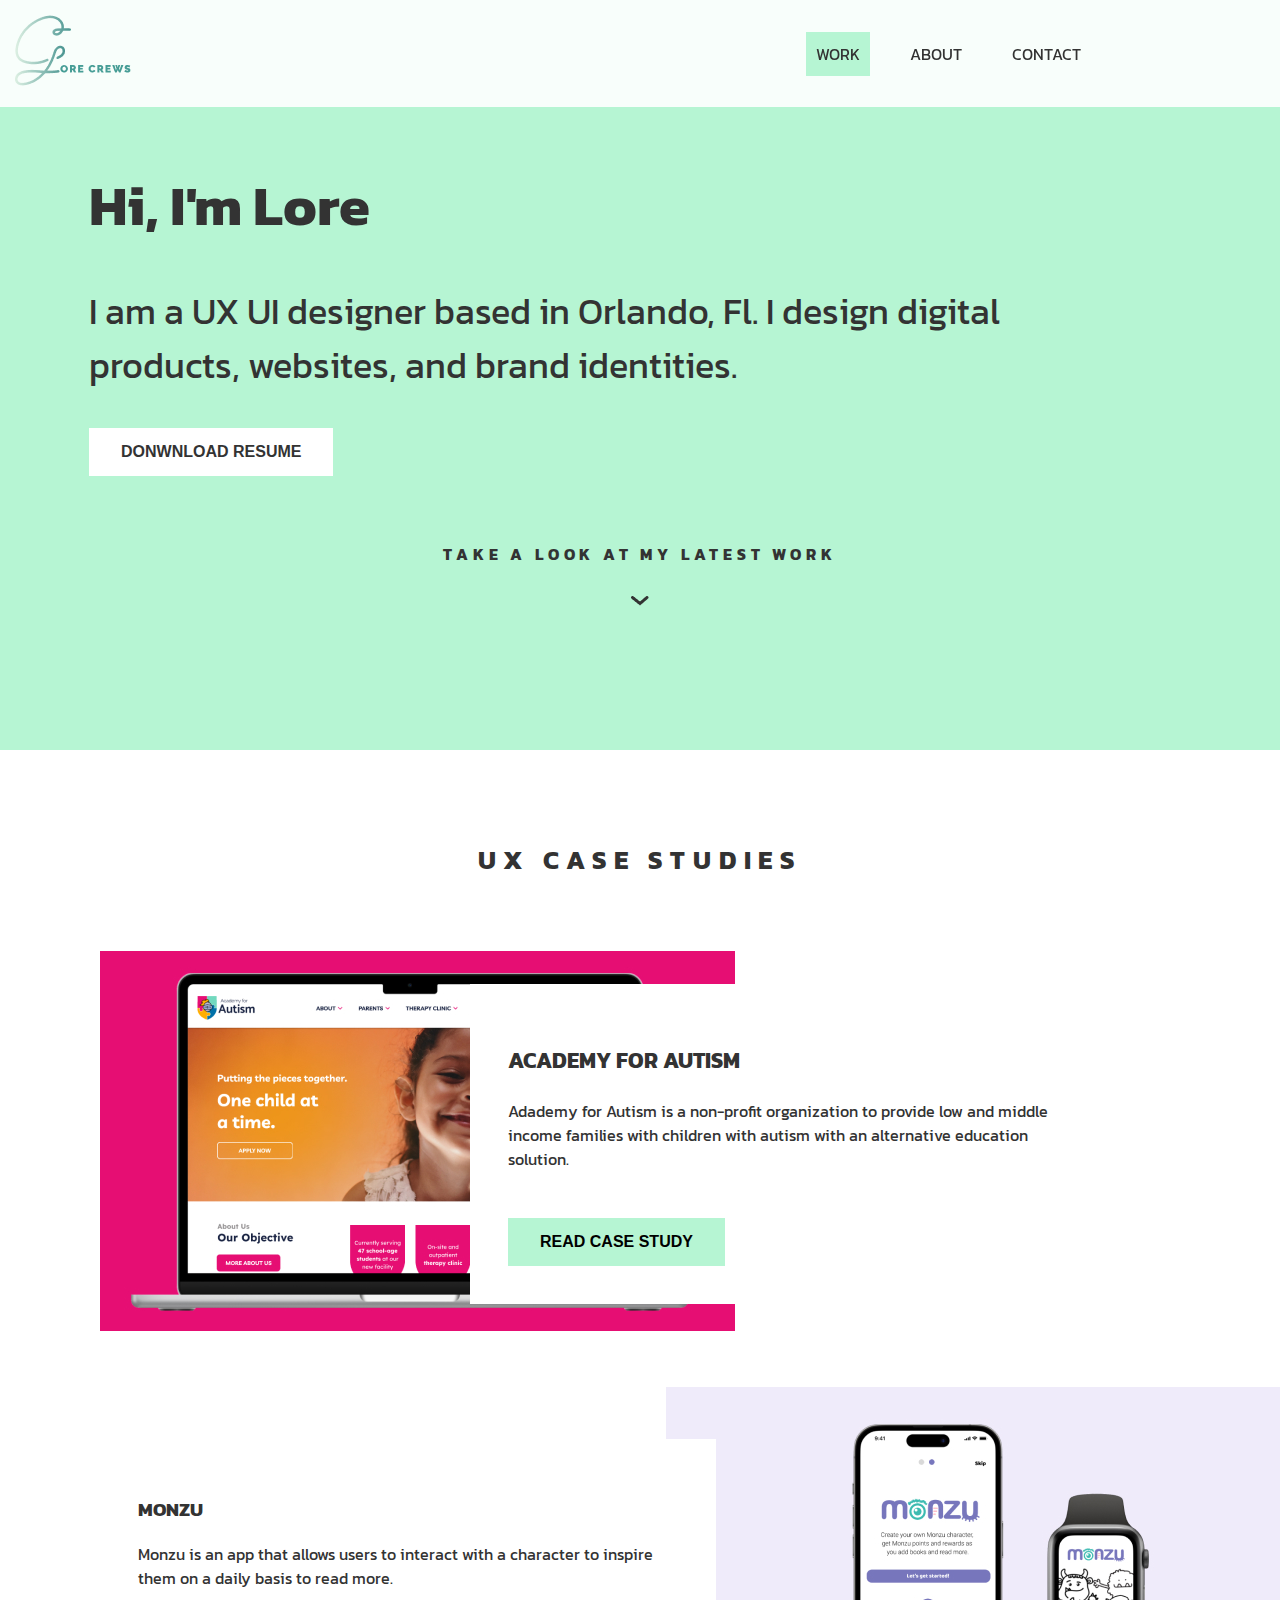
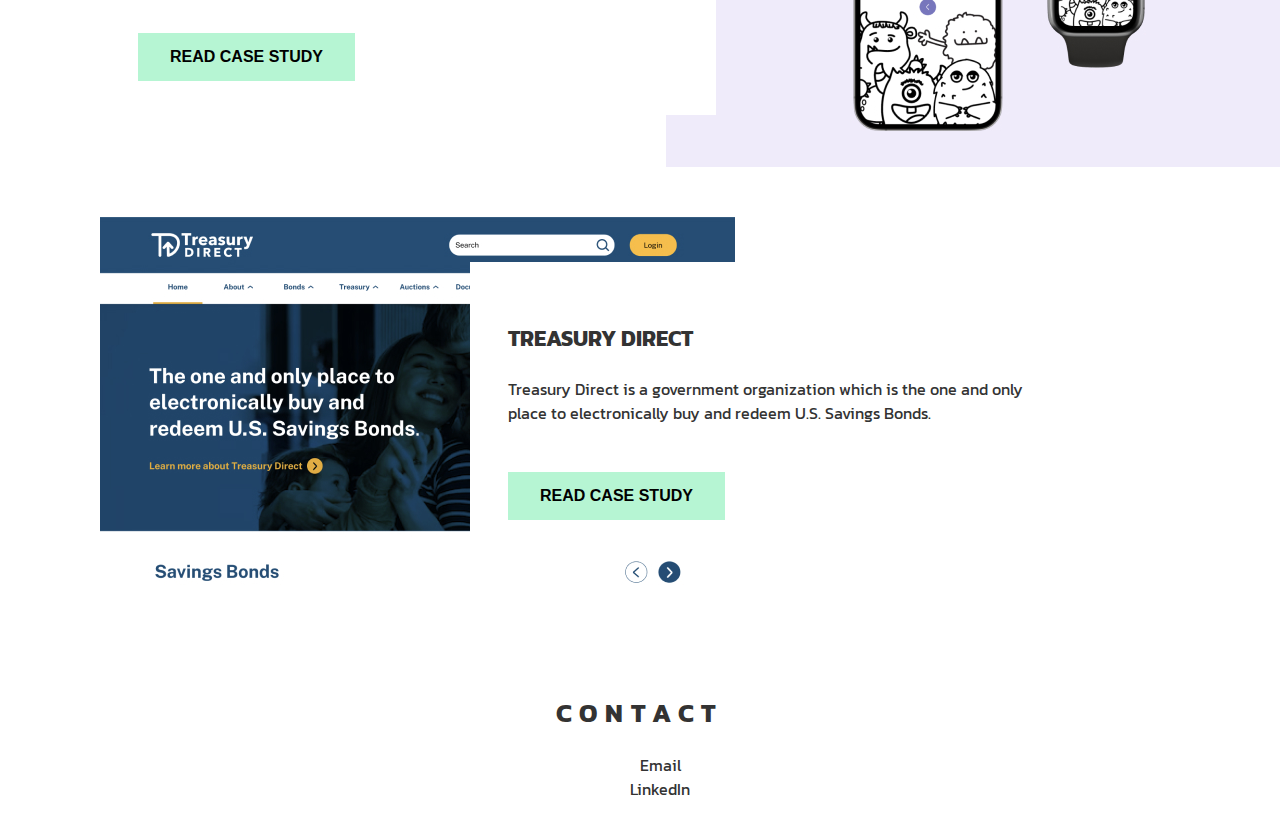
<file: index.html>
<!DOCTYPE html>
<html>
  <head>
    <!-- Google tag (gtag.js) -->
<script async src="https://www.googletagmanager.com/gtag/js?id=G-SHKJKX48HK"></script>
<script>
  window.dataLayer = window.dataLayer || [];
  function gtag(){dataLayer.push(arguments);}
  gtag('js', new Date());

  gtag('config', 'G-SHKJKX48HK');
</script>

  <title>Lore Crews UX UI Designer</title>

  <meta charset="UTF-8">
  <meta http-equiv="X-UA-Compatible" content="IE=edge">
  <meta name="viewport" content="width=device-width, initial-scale=1.0">
  <link rel="preconnect" href="https://fonts.googleapis.com">
  <link rel="preconnect" href="https://fonts.gstatic.com" crossorigin>
  <link rel="icon" type="image/x-icon" href="./images/LCFavicon.ico"> 
  <link href="https://cdn.jsdelivr.net/npm/bootstrap@5.1.3/dist/css/bootstrap.min.css" rel="stylesheet" integrity="sha384-1BmE4kWBq78iYhFldvKuhfTAU6auU8tT94WrHftjDbrCEXSU1oBoqyl2QvZ6jIW3" crossorigin="anonymous">
  <link href="css/style.css" rel="stylesheet" type="text/css">
</head>
<body>
    <header>
        <a href="index.html" class="logo"><img src="images/logo.png"></a>
            <nav>
            <a href="index.html" class="active">WORK</a>
            <a href="About.html">ABOUT</a>
              <a href="#contact">CONTACT</a>
            </nav>
        </header>
      
      <section class="heroGrid">
        <div class="headline">
        <h1>Hi, I'm Lore</h1>
       <p>I am a UX UI designer based in Orlando, Fl. I design digital products, websites, and brand identities.</p>
       <button class="button_resume">DONWNLOAD RESUME</button>   
      </div>
      <div id="work">
        <h4>Take a look at my latest work</h4>
        <a href="#body_home"><img src="images/arrow.png"></a>
      </div>
       </section>

<section id="body_home">
<h2>UX case studies</h2>
  <div class="container">
    <div class="left"> <img src="images/AfA.jpeg"></div>
    <div class="right">
      <div class="content">
        <h3>Academy for autism</h3> 
      <p>Adademy for Autism is a non-profit organization to provide low and middle income families with children with autism with an alternative education solution.</p>
      <button class="button_green">Read case study</button></div>
      </div>
    </div>

    <div class="container">
      <div class="left2">
        <div class="content">
          <h3>Monzu</h3> 
          <p>Monzu is an app that allows users to interact with a character to inspire them on a daily basis to read more.</p>
            <button class="button_green">Read case study</button>
        </div>
    </div>
    <div class="right2">
      <img src="images/Monzu.jpeg">
    </div>
    </div>

    <div class="container">
      <div class="left"> <img src="images/TDirect.jpeg"></div>
      <div class="right">
        <div class="content">
          <h3>Treasury Direct</h3> 
          <p>Treasury Direct is a government organization which is the one and only place to electronically buy and redeem U.S. Savings Bonds.</p>
        <button class="button_green">Read case study</button></div>
        </div>
      </div>
  </section>

      <section class="bigfooter" id="contact">
        <h2>Contact</h2>
        <ul class="footer flex-column">
          <li class="foot-item">
            <a class="foot-link" href="mailto:lore.crews1@gmail.com">Email</a>
          </li>
          <li class="foot-item">
            <a class="foot-link" href="https://www.linkedin.com/in/lorecrews">LinkedIn</a>
          </li>
        </ul>

        <!-- <h2>CONTACT</h2>
       <img src="images/email_icon.svg" style="width: 30px;"> <p>Email</p>
        <img src="images/LinkedIn_icon.svg" style="width: 30px;"> -->




      </section>
    <script src="https://cdn.jsdelivr.net/npm/bootstrap@5.1.3/dist/js/bootstrap.bundle.min.js" integrity="sha384-ka7Sk0Gln4gmtz2MlQnikT1wXgYsOg+OMhuP+IlRH9sENBO0LRn5q+8nbTov4+1p" crossorigin="anonymous"></script>
</body>
</html>
</file>
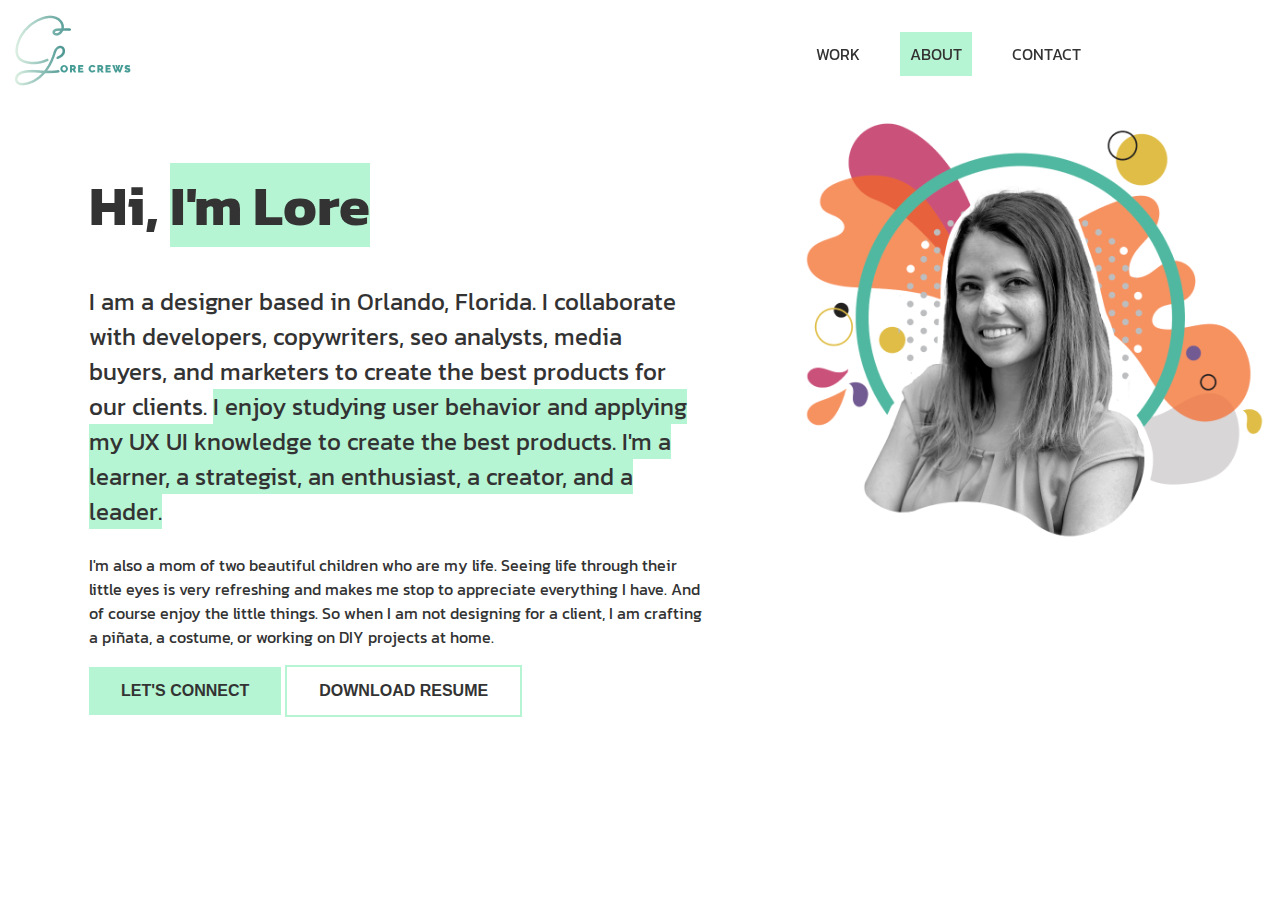
<file: About.html>
<!DOCTYPE html>
<html>
<head>
    <!-- Google tag (gtag.js) -->
<script async src="https://www.googletagmanager.com/gtag/js?id=G-SHKJKX48HK"></script>
<script>
  window.dataLayer = window.dataLayer || [];
  function gtag(){dataLayer.push(arguments);}
  gtag('js', new Date());

  gtag('config', 'G-SHKJKX48HK');
</script>

  <meta charset="UTF-8">
  <meta http-equiv="X-UA-Compatible" content="IE=edge">
  <meta name="viewport" content="width=device-width, initial-scale=1.0">
  <link rel="preconnect" href="https://fonts.googleapis.com">
<link rel="preconnect" href="https://fonts.gstatic.com" crossorigin>
  <link href="css/style.css" rel="stylesheet" type="text/css">
  <title>Lore Crews UX UI Designer</title>
  <link rel="icon" type="image/x-icon" href="./images/LCFavicon.ico">
</head>
<body>
    <header class="about">
      <a href="index.html" class="logo"><img src="images/logo.png"></a>
      <nav>
            <a href="index.html" >WORK</a>
            <a href="About.html" class="active">ABOUT</a>
              <a href="./index.html#contact">CONTACT</a></nav>
        </header>
      
      <section class="about_intro">
        <div class="about_content">
        <h1>Hi, <span class="highlight">I'm Lore</span></h1>
        <p class="large">
            I am a designer based in Orlando, Florida. I collaborate with developers, copywriters, seo analysts, media buyers, and marketers to create the best products for our clients. <span class="highlight">I enjoy studying user behavior and applying my UX UI knowledge to create the best products. I'm a learner, a strategist, an enthusiast, a creator, and a leader.</span> 
</p>
<p>I'm also a mom of two beautiful children who are my life. Seeing life through their little eyes is very refreshing and makes me stop to appreciate everything I have. And of course enjoy the little things. So when I am not designing for a client, I am crafting a piñata, a costume, or working on DIY projects at home.
</p>
<button class="button2">Let's connect</button>
<button class="button3">Download Resume</button>
</div>

     <div class="headshot">
     <img src="images/me.png" alt="avatar's photo" class="avatar">
     </div>
                
       
      
       </section>
</file>
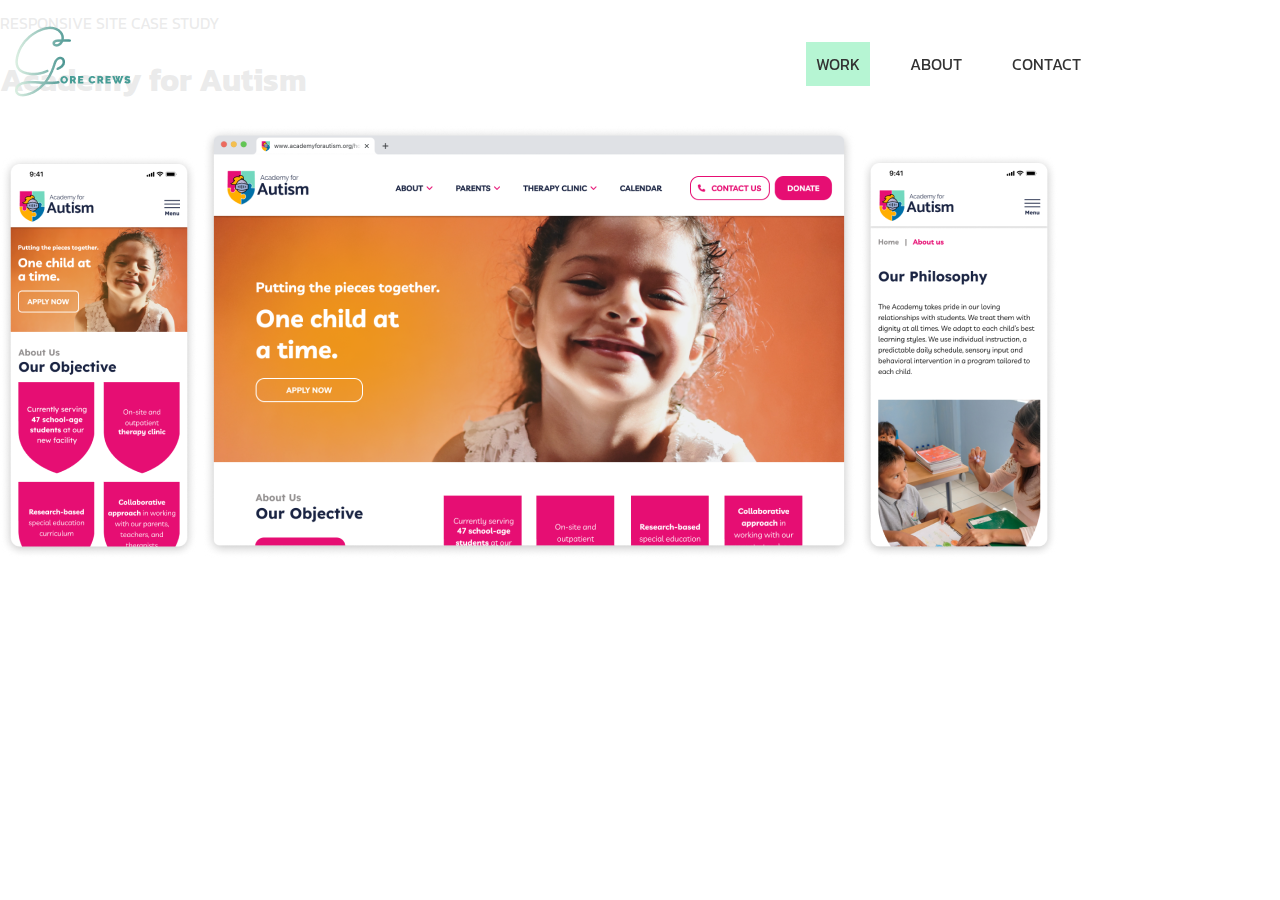
<file: Academy.html>
<!DOCTYPE html>
<head>
  <!-- Google tag (gtag.js) -->
<script async src="https://www.googletagmanager.com/gtag/js?id=G-SHKJKX48HK"></script>
<script>
window.dataLayer = window.dataLayer || [];
function gtag(){dataLayer.push(arguments);}
gtag('js', new Date());

gtag('config', 'G-SHKJKX48HK');
</script>

<title>Lore Crews UX UI Designer</title>

<meta charset="UTF-8">
<meta http-equiv="X-UA-Compatible" content="IE=edge">
<meta name="viewport" content="width=device-width, initial-scale=1.0">
<link rel="preconnect" href="https://fonts.googleapis.com">
<link rel="preconnect" href="https://fonts.gstatic.com" crossorigin>
<link rel="icon" type="image/x-icon" href="./images/LCFavicon.ico"> 
<link href="https://cdn.jsdelivr.net/npm/bootstrap@5.1.3/dist/css/bootstrap.min.css" rel="stylesheet" integrity="sha384-1BmE4kWBq78iYhFldvKuhfTAU6auU8tT94WrHftjDbrCEXSU1oBoqyl2QvZ6jIW3" crossorigin="anonymous">
<link href="css/style.css" rel="stylesheet" type="text/css">
</head>
<body>
    <header>
        <a href="index.html" class="logo"><img src="images/logo.png"></a>
            <nav>
            <a href="index.html" class="active">WORK</a>
            <a href="About.html">ABOUT</a>
            <a href="./index.html#contact">CONTACT</a>
            </nav>
        </header>

<h1 class="small">responsive site case study</h1>
<h1>Academy for Autism</h1>
<section class="container2">
    <img src="images/AFA_mobile.png" alt="AFA mobile">
    <img src="images/AFA_desktop.png" alt="AFA desktop">
    <img src="images/AFA_mobile2.png" alt="AFA interior mobile">
</section>        
</body>
</html>
</file>
<file: css/style.css>
@import url(./variables.css);
body {
    font-family: var(--bodyFont);
    color: var(--Primary);
    margin: 0;
}

header {
    display: flex;
    width: 100%;
    flex-direction: row;
    background-color: rgba(255, 255, 255, 0.9);
    position: fixed;
    z-index: 11;
}

.about {
  display: flex;
  width: 100%;
  flex-direction: row;
  background-color: rgba(255, 255, 255, 0.9);
  position: fixed;
}

nav {
    display: flex;
    justify-content: flex-end;
    width: 75%;
    align-items: center;
  }

nav a.active{
  background-color: var(--Primary-light);
}

nav a {
    margin: 15px;
  color: var(--Primary);
  text-decoration: none;
  padding: 10px;
  }

nav a:hover {
    background-color: var(--Primary-light);
padding:10px;
  }


  .logo img {
    margin: 15px;
    height: 71px;
  }

.heroGrid {
 padding: 100px 0;
  display: flex;
  flex-direction: column;
  width: 100vw;
  min-height: 550px;
  height: auto;
  background-color:var(--Primary-light);
  grid-template-areas:
  "headline"
  "work";
}

.heroGrid h1{
  font-size: 56px;
  font-weight: 700;
}

.heroGrid p {
  font-size: 36px;
  font-weight: 400;
}

.headline {
  margin: 0px 5%;
  top: 100px;
  padding: 25px;
  max-width: 920px;
 }

 .button_resume {
  font-weight: 700;
  background-color: #ffffff; 
  border: none;
  color: var(--Primary);
  padding: 15px 32px;
  text-align: center;
  text-decoration: none;
  display: inline-block;
  font-size: 16px;
  text-transform: uppercase;
}

#work {
  margin-top: 20px;
  margin-bottom: 20px;
  align-items: center;
  display: flex;
  position: relative;
  flex-direction: column;
}

#work h4{
font-size: 16px;
font-weight: 700;
letter-spacing: 0.3em;
text-align: center;
color: var(--Primary));
text-transform: uppercase;
}

#body_home {
  margin: 0px 5%;
  min-height: 100vh;
  display: flex;
  align-items: center;
  flex-direction: column;
}

#body_home h2{
font-size: 26px;
font-weight: 700;
letter-spacing: 0.3em;
text-align: center;
color: var(--Primary));
text-transform: uppercase;
margin-top: 90px;
justify-content: center;
}


.container {
  width: 100vw;
  margin: 0px 5%;
  /* max-width: 1000px; */
  display: flex;
  align-items: center;
  margin-top: 50px;
  justify-content: left;
  /*min-height: 500px;
  height: 70vh;
  grid-template-rows: 75% 25%;
  grid-template-columns: 75% 25%;*/
}

.content {
  /* display: flex; */
  justify-content: center;
  flex-direction: column;
}

.left {
  width: 50%;
  margin-left: 100px;
}

.right {
width: 540px;
    /* min-height: 400px; */
    background-color: #ffffff;
    display: flex;
    align-items: center;
    justify-content: flex-start;
    padding: 38px;
    margin-left: -270px;
    flex-direction: row;
}

.right h3{
  font-size: 22px;
  font-weight: 700;
  text-align: left;
  color: var(--Primary));
  text-transform: uppercase;
  }

.right p {
  margin: 20px 0;
}
  
  .button_green {
    margin-top: 5%;
    background-color:#B6F5D3;
    border: none;
    color: var(--Primary));
    padding: 15px 32px;
    text-align: center;
    text-decoration: none;
    display: inline-block;
    font-size: 16px;
    font-weight: 700;
    cursor: pointer;
    text-transform: uppercase;
  }

  @media only screen and (max-width: 768px) {
    #container {
     flex-direction: column;
    }
    .left {
     width: 100%;
    }
    .right {
     width: 80%;
     margin: 0;
     margin-top: -100px;
    }
   }

.left2 {
   width: 540px;
  height: 200px;
    background-color: #ffffff;
    padding: 38px;
    margin-right: -50px;
    z-index: 10;
    margin-left: 100px;
    /* flex-direction: row; */
}

.left2 h3{
  text-transform: uppercase;
}
 

.right2 {
  width: 30%;
  /* margin-left: -80px; */
  /* min-height: 400px; */
  display: flex;
}

.bigfooter{
  position: relative;
  margin-right: 0;
  margin-left: 0;
}

footer {
  display: flex;
  flex-wrap: wrap;
  padding-left: 0;
  margin-bottom: 0;
  list-style: none;
}

.flex-column {
  flex-direction: column!important;
}

ul {
  margin-top: 0;
  list-style-type: none;
  text-align: center;
}

li {
  display: list-item;
  /* display: inline-block; */
}
.foot-item {
text-decoration: none;
}

.foot-link {
  text-decoration: none;
  color: var(--Primary);
}

a:link { text-decoration: none; }
a:visited { text-decoration: none; }
a:hover { text-decoration: none; }
a:active { text-decoration: none; }

footer img{
  margin-right: 10px;
}

.bigfooter h2{
  font-size: 26px;
  font-weight: 700;
  letter-spacing: 0.3em;
  text-align: center;
  text-transform: uppercase;
  margin-top: 90px;
}

.headShot{
  width: 530px;
  padding: 34px 40px;
}

.avatar{
  width: 100%;
}
.heroContent{
  margin: 0px 5%;
  top: 100px;
  padding: 25px;
  max-width: 613px;
}

.heroContent h1{
font-size: 56px;
}
.large {
font-size: 24px;
}

.highlight {
background-color: var(--Primary-light);
}



 .about_intro {
  padding: 100px 0;
   display: flex;
   flex-direction: row;
   /* width: 100vw; */
   min-height: 550px;
   /* height: auto; */
 }

 .about_content {
  margin: 0px 5%;
  top: 100px;
  padding: 25px;
  max-width: 613px;
 }

 .about_content h1{
  font-size: 56px;
  }
  .large {
  font-size: 24px;
  }

  .button2 {
    font-weight: 700;
    background-color: var(--Primary-light);
    border: none;
    color: var(--Primary);
    padding: 15px 32px;
    text-align: center;
    text-decoration: none;
    display: inline-block;
    font-size: 16px;
    text-transform: uppercase;
  }
  .button3 {
    font-weight: 700;
    background-color: #ffffff;
    border: 2px solid var(--Primary-light);
    color: var(--Primary);
    padding: 15px 32px;
    text-align: center;
    display: inline-block;
    font-size: 16px;
    text-transform: uppercase;
  }

  .buttons {
display: flex;
flex-direction: row;
  }

.buttons a {
  margin: 15px;
  color: var(--Primary);
  text-decoration: none;
  padding: 10px;
}

.small {
  text-transform: uppercase;
  letter-spacing: 30%;
  font-weight: 400;
  font-size: 16px;
}
</file>
